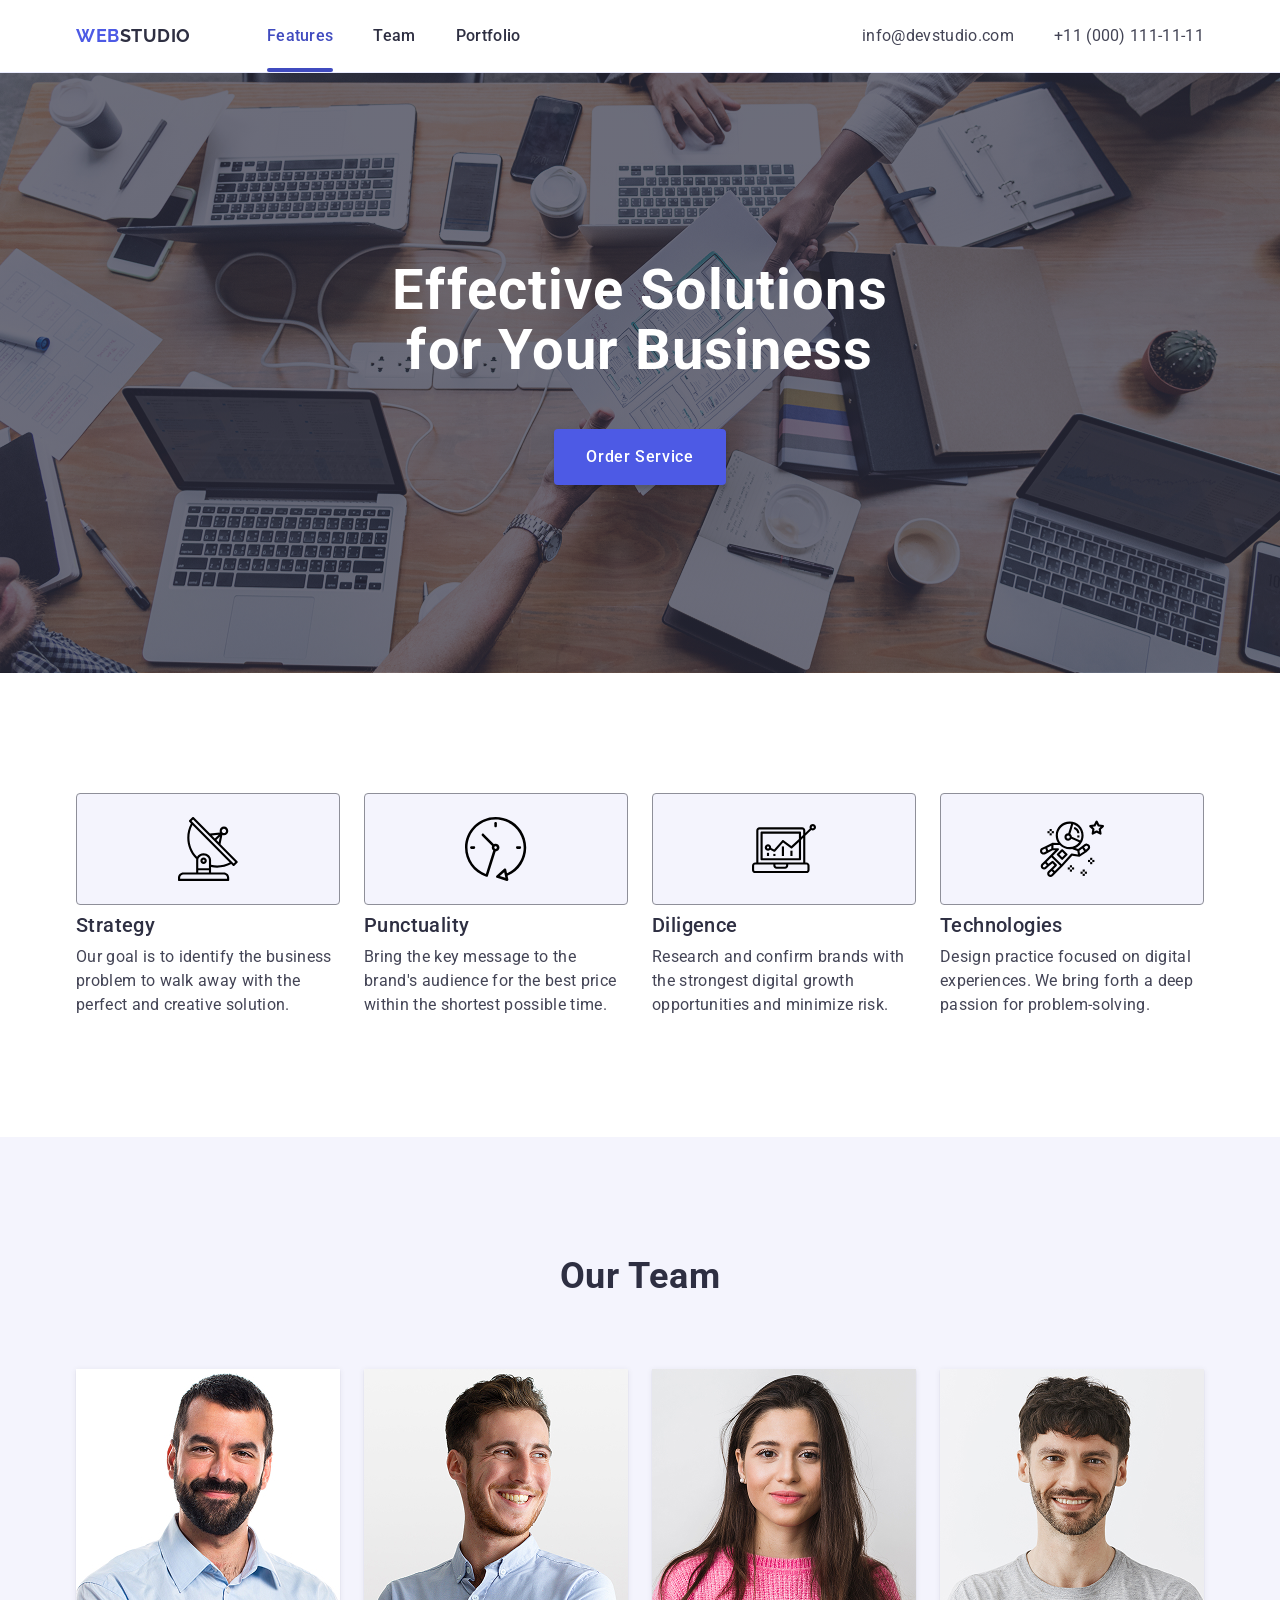
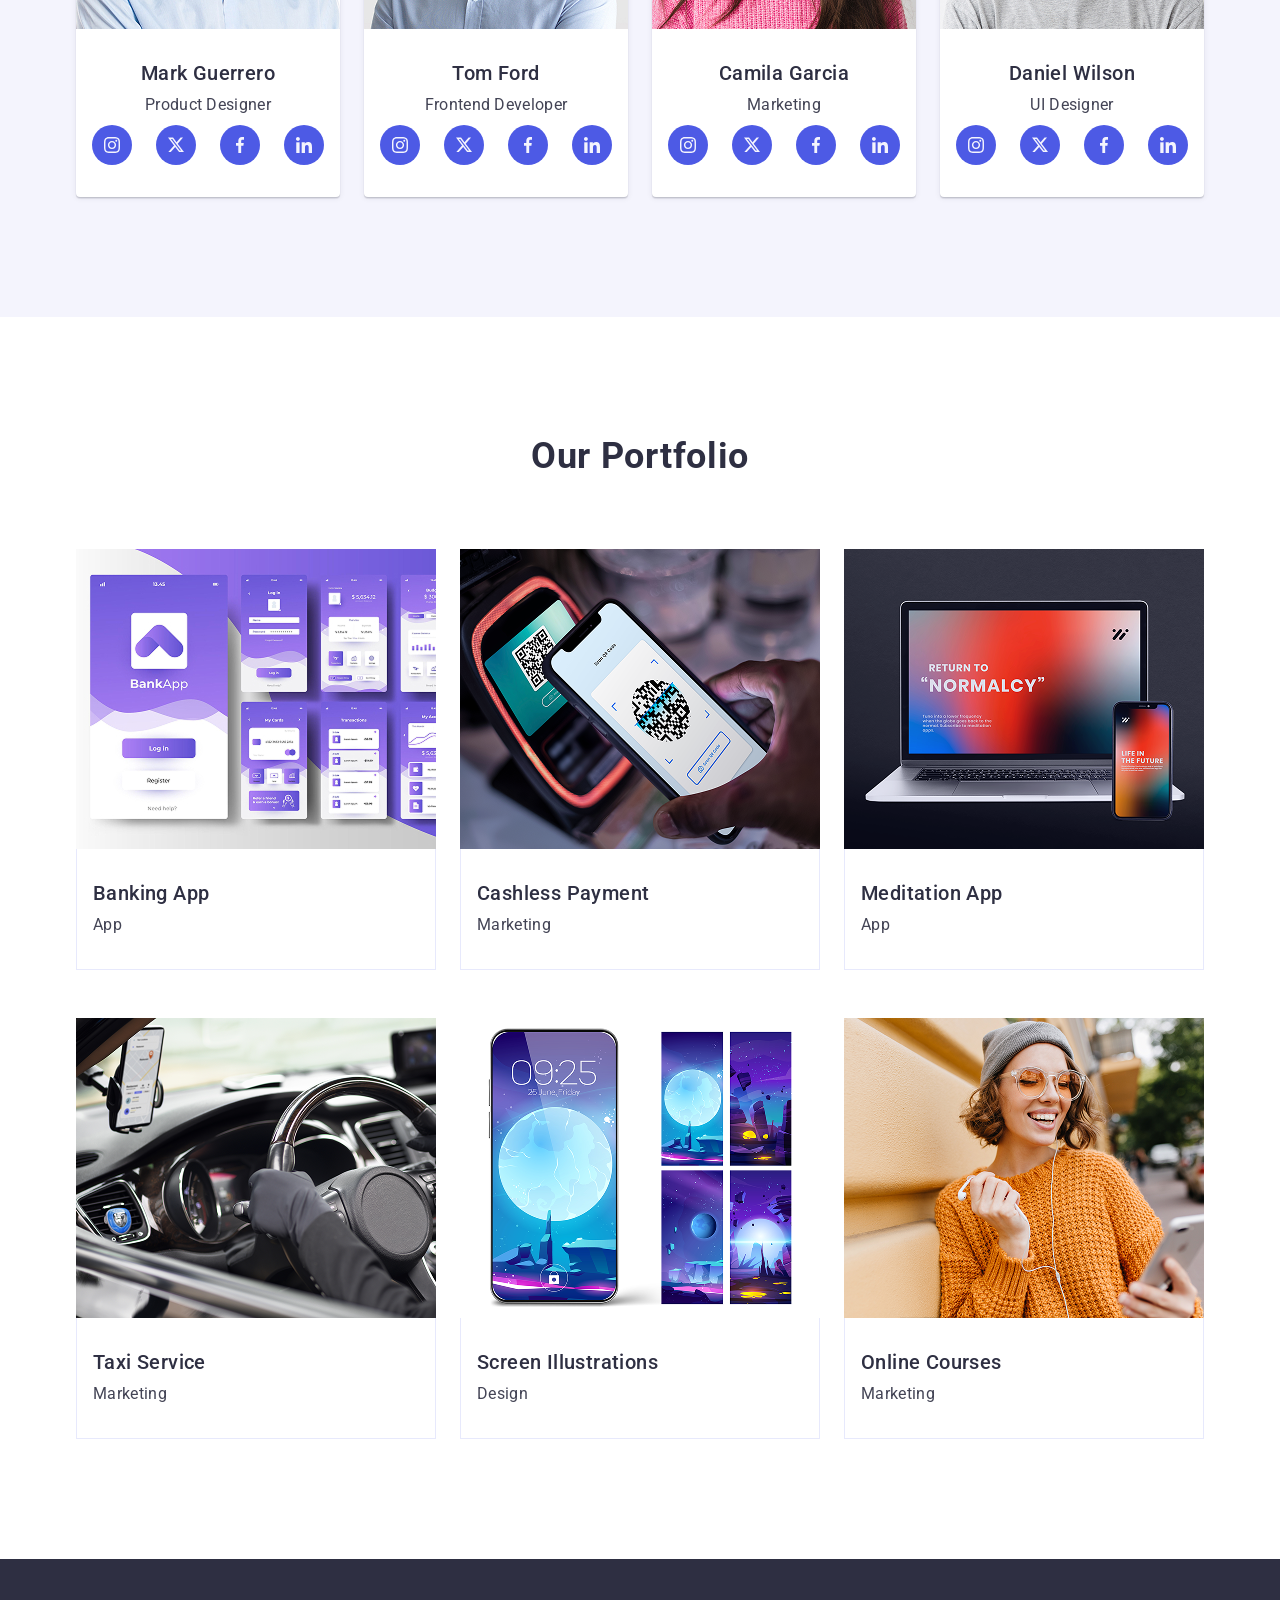
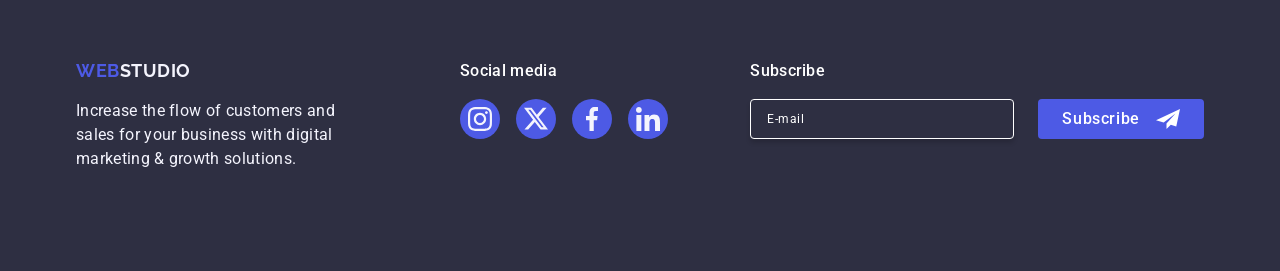
<file: index.html>
<!doctype html>
<html lang="en">
  <head>
    <meta charset="UTF-8" />
    <meta name="viewport" content="width=device-width, initial-scale=1.0" />
    <title>WebStudio</title>
    <link
      rel="stylesheet"
      href="https://cdnjs.cloudflare.com/ajax/libs/modern-normalize/3.0.1/modern-normalize.min.css"
    />
    <link rel="preconnect" href="https://fonts.googleapis.com" />
    <link rel="preconnect" href="https://fonts.gstatic.com" crossorigin />
    <link
      href="https://fonts.googleapis.com/css2?family=Raleway:ital,wght@0,100..900;1,100..900&family=Roboto:ital,wght@0,100..900;1,100..900&display=swap"
      rel="stylesheet"
    />
    <link rel="stylesheet" href="./css/main.css" />
  </head>
  <body>
    <header class="header" id="header">
      <div class="container">
        <a class="logo" href="./index.html"><span>Web</span>Studio</a>

        <nav class="nav">
          <ul class="nav-list">
            <li><a class="nav-link active" href="#features">Features</a></li>
            <li><a class="nav-link" href="#team">Team</a></li>
            <li><a class="nav-link" href="#portfolio">Portfolio</a></li>
          </ul>
        </nav>

        <address class="address">
          <ul class="address-list">
            <li>
              <a class="address-link" href="mailto:info@devstudio.com"
                >info@devstudio.com</a
              >
            </li>
            <li>
              <a class="address-link" href="tel:+110001111111"
                >+11 (000) 111-11-11</a
              >
            </li>
          </ul>
        </address>
      </div>
    </header>

    <main>
      <section class="hero" id="hero">
        <div class="container">
          <h1 class="hero-title">Effective Solutions for Your Business</h1>
          <button type="button" class="btn btn-primary">Order Service</button>
        </div>
      </section>

      <section class="features" id="features">
        <div class="container">
          <h2 class="sr-only">Our features</h2>
          <ul class="features-list">
            <li class="features-item">
              <div class="feature-icon-box">
                <svg class="feature-icon" width="64" height="64">
                  <use href="./images/icons.svg#icon-antena"></use>
                </svg>
              </div>
              <h3 class="feature-title">Strategy</h3>
              <p class="feature-description">
                Our goal is to identify the business problem to walk away with
                the perfect and creative solution.
              </p>
            </li>
            <li class="features-item">
              <div class="feature-icon-box">
                <svg class="feature-icon" width="64" height="64">
                  <use href="./images/icons.svg#icon-clock"></use>
                </svg>
              </div>
              <h3 class="feature-title">Punctuality</h3>
              <p class="feature-description">
                Bring the key message to the brand's audience for the best price
                within the shortest possible time.
              </p>
            </li>
            <li class="features-item">
              <div class="feature-icon-box">
                <svg class="feature-icon" width="64" height="64">
                  <use href="./images/icons.svg#icon-diagram"></use>
                </svg>
              </div>
              <h3 class="feature-title">Diligence</h3>
              <p class="feature-description">
                Research and confirm brands with the strongest digital growth
                opportunities and minimize risk.
              </p>
            </li>
            <li class="features-item">
              <div class="feature-icon-box">
                <svg class="feature-icon" width="64" height="64">
                  <use href="./images/icons.svg#icon-astronaut"></use>
                </svg>
              </div>
              <h3 class="feature-title">Technologies</h3>
              <p class="feature-description">
                Design practice focused on digital experiences. We bring forth a
                deep passion for problem-solving.
              </p>
            </li>
          </ul>
        </div>
      </section>

      <section class="team" id="team">
        <div class="container">
          <h2 class="team-title">Our Team</h2>

          <ul class="team-list">
            <li class="team-item">
              <img
                class="team-member-image"
                src="./images/team-1.jpg"
                alt="Mark Guerrero"
                width="264"
                height="260"
              />
              <div class="team-card-content">
                <h3 class="team-member-name">Mark Guerrero</h3>
                <p class="team-member-position">Product Designer</p>
                <ul class="team-social-list">
                  <li class="team-social-item">
                    <a
                      class="team-social-link"
                      href="https://www.instagram.com/"
                      target="_blank"
                      rel="noopener noreferrer"
                      aria-label="Instagram"
                    >
                      <svg class="team-social-icon" width="16" height="16">
                        <use href="./images/icons.svg#icon-instagram"></use>
                      </svg>
                    </a>
                  </li>
                  <li class="team-social-item">
                    <a
                      class="team-social-link"
                      href="https://twitter.com/"
                      target="_blank"
                      rel="noopener noreferrer"
                      aria-label="Twitter"
                    >
                      <svg class="team-social-icon" width="16" height="16">
                        <use href="./images/icons.svg#icon-twitter"></use>
                      </svg>
                    </a>
                  </li>
                  <li class="team-social-item">
                    <a
                      class="team-social-link"
                      href="https://www.facebook.com/"
                      target="_blank"
                      rel="noopener noreferrer"
                      aria-label="Facebook"
                    >
                      <svg class="team-social-icon" width="16" height="16">
                        <use href="./images/icons.svg#icon-facebook"></use>
                      </svg>
                    </a>
                  </li>
                  <li class="team-social-item">
                    <a
                      class="team-social-link"
                      href="https://www.linkedin.com/"
                      target="_blank"
                      rel="noopener noreferrer"
                      aria-label="LinkedIn"
                    >
                      <svg class="team-social-icon" width="16" height="16">
                        <use href="./images/icons.svg#icon-linkedin"></use>
                      </svg>
                    </a>
                  </li>
                </ul>
              </div>
            </li>

            <li class="team-item">
              <img
                class="team-member-image"
                src="./images/team-2.jpg"
                alt="Tom Ford"
                width="264"
                height="260"
              />
              <div class="team-card-content">
                <h3 class="team-member-name">Tom Ford</h3>
                <p class="team-member-position">Frontend Developer</p>
                <ul class="team-social-list">
                  <li class="team-social-item">
                    <a
                      class="team-social-link"
                      href="https://www.instagram.com/"
                      target="_blank"
                      rel="noopener noreferrer"
                      aria-label="Instagram"
                    >
                      <svg class="team-social-icon" width="16" height="16">
                        <use href="./images/icons.svg#icon-instagram"></use>
                      </svg>
                    </a>
                  </li>
                  <li class="team-social-item">
                    <a
                      class="team-social-link"
                      href="https://twitter.com/"
                      target="_blank"
                      rel="noopener noreferrer"
                      aria-label="Twitter"
                    >
                      <svg class="team-social-icon" width="16" height="16">
                        <use href="./images/icons.svg#icon-twitter"></use>
                      </svg>
                    </a>
                  </li>
                  <li class="team-social-item">
                    <a
                      class="team-social-link"
                      href="https://www.facebook.com/"
                      target="_blank"
                      rel="noopener noreferrer"
                      aria-label="Facebook"
                    >
                      <svg class="team-social-icon" width="16" height="16">
                        <use href="./images/icons.svg#icon-facebook"></use>
                      </svg>
                    </a>
                  </li>
                  <li class="team-social-item">
                    <a
                      class="team-social-link"
                      href="https://www.linkedin.com/"
                      target="_blank"
                      rel="noopener noreferrer"
                      aria-label="LinkedIn"
                    >
                      <svg class="team-social-icon" width="16" height="16">
                        <use href="./images/icons.svg#icon-linkedin"></use>
                      </svg>
                    </a>
                  </li>
                </ul>
              </div>
            </li>

            <li class="team-item">
              <img
                class="team-member-image"
                src="./images/team-3.jpg"
                alt="Camila Garcia"
                width="264"
                height="260"
              />
              <div class="team-card-content">
                <h3 class="team-member-name">Camila Garcia</h3>
                <p class="team-member-position">Marketing</p>
                <ul class="team-social-list">
                  <li class="team-social-item">
                    <a
                      class="team-social-link"
                      href="https://www.instagram.com/"
                      target="_blank"
                      rel="noopener noreferrer"
                      aria-label="Instagram"
                    >
                      <svg class="team-social-icon" width="16" height="16">
                        <use href="./images/icons.svg#icon-instagram"></use>
                      </svg>
                    </a>
                  </li>
                  <li class="team-social-item">
                    <a
                      class="team-social-link"
                      href="https://twitter.com/"
                      target="_blank"
                      rel="noopener noreferrer"
                      aria-label="Twitter"
                    >
                      <svg class="team-social-icon" width="16" height="16">
                        <use href="./images/icons.svg#icon-twitter"></use>
                      </svg>
                    </a>
                  </li>
                  <li class="team-social-item">
                    <a
                      class="team-social-link"
                      href="https://www.facebook.com/"
                      target="_blank"
                      rel="noopener noreferrer"
                      aria-label="Facebook"
                    >
                      <svg class="team-social-icon" width="16" height="16">
                        <use href="./images/icons.svg#icon-facebook"></use>
                      </svg>
                    </a>
                  </li>
                  <li class="team-social-item">
                    <a
                      class="team-social-link"
                      href="https://www.linkedin.com/"
                      target="_blank"
                      rel="noopener noreferrer"
                      aria-label="LinkedIn"
                    >
                      <svg class="team-social-icon" width="16" height="16">
                        <use href="./images/icons.svg#icon-linkedin"></use>
                      </svg>
                    </a>
                  </li>
                </ul>
              </div>
            </li>

            <li class="team-item">
              <img
                class="team-member-image"
                src="./images/team-4.jpg"
                alt="Daniel Wilson"
                width="264"
                height="260"
              />
              <div class="team-card-content">
                <h3 class="team-member-name">Daniel Wilson</h3>
                <p class="team-member-position">UI Designer</p>
                <ul class="team-social-list">
                  <li class="team-social-item">
                    <a
                      class="team-social-link"
                      href="https://www.instagram.com/"
                      target="_blank"
                      rel="noopener noreferrer"
                      aria-label="Instagram"
                    >
                      <svg class="team-social-icon" width="16" height="16">
                        <use href="./images/icons.svg#icon-instagram"></use>
                      </svg>
                    </a>
                  </li>
                  <li class="team-social-item">
                    <a
                      class="team-social-link"
                      href="https://twitter.com/"
                      target="_blank"
                      rel="noopener noreferrer"
                      aria-label="Twitter"
                    >
                      <svg class="team-social-icon" width="16" height="16">
                        <use href="./images/icons.svg#icon-twitter"></use>
                      </svg>
                    </a>
                  </li>
                  <li class="team-social-item">
                    <a
                      class="team-social-link"
                      href="https://www.facebook.com/"
                      target="_blank"
                      rel="noopener noreferrer"
                      aria-label="Facebook"
                    >
                      <svg class="team-social-icon" width="16" height="16">
                        <use href="./images/icons.svg#icon-facebook"></use>
                      </svg>
                    </a>
                  </li>
                  <li class="team-social-item">
                    <a
                      class="team-social-link"
                      href="https://www.linkedin.com/"
                      target="_blank"
                      rel="noopener noreferrer"
                      aria-label="LinkedIn"
                    >
                      <svg class="team-social-icon" width="16" height="16">
                        <use href="./images/icons.svg#icon-linkedin"></use>
                      </svg>
                    </a>
                  </li>
                </ul>
              </div>
            </li>
          </ul>
        </div>
      </section>

      <section class="portfolio" id="portfolio">
        <div class="container">
          <h2 class="portfolio-section-title">Our Portfolio</h2>

          <ul class="portfolio-list">
            <li class="portfolio-item">
              <div class="portfolio-image-wrapper">
                <img
                  src="./images/portfolio-1.jpg"
                  alt="Banking App"
                  width="360"
                  height="300"
                />
                <p class="portfolio-overlay">
                  14 Stylish and User-Friendly App Design Concepts · Task
                  Manager App · Calorie Tracker App · Exotic Fruit Ecommerce App
                  · Cloud Storage App
                </p>
              </div>
              <div class="portfolio-item-content">
                <h3 class="portfolio-item-title">Banking App</h3>
                <p class="portfolio-item-description">App</p>
              </div>
            </li>

            <li class="portfolio-item">
              <div class="portfolio-image-wrapper">
                <img
                  src="./images/portfolio-2.jpg"
                  alt="Cashless Payment"
                  width="360"
                  height="300"
                />
                <p class="portfolio-overlay">
                  14 Stylish and User-Friendly App Design Concepts · Task
                  Manager App · Calorie Tracker App · Exotic Fruit Ecommerce App
                  · Cloud Storage App
                </p>
              </div>
              <div class="portfolio-item-content">
                <h3 class="portfolio-item-title">Cashless Payment</h3>
                <p class="portfolio-item-description">Marketing</p>
              </div>
            </li>

            <li class="portfolio-item">
              <div class="portfolio-image-wrapper">
                <img
                  src="./images/portfolio-3.jpg"
                  alt="Meditation App"
                  width="360"
                  height="300"
                />
                <p class="portfolio-overlay">
                  14 Stylish and User-Friendly App Design Concepts · Task
                  Manager App · Calorie Tracker App · Exotic Fruit Ecommerce App
                  · Cloud Storage App
                </p>
              </div>
              <div class="portfolio-item-content">
                <h3 class="portfolio-item-title">Meditation App</h3>
                <p class="portfolio-item-description">App</p>
              </div>
            </li>

            <li class="portfolio-item">
              <div class="portfolio-image-wrapper">
                <img
                  src="./images/portfolio-4.jpg"
                  alt="Taxi Service"
                  width="360"
                  height="300"
                />
                <p class="portfolio-overlay">
                  14 Stylish and User-Friendly App Design Concepts · Task
                  Manager App · Calorie Tracker App · Exotic Fruit Ecommerce App
                  · Cloud Storage App
                </p>
              </div>
              <div class="portfolio-item-content">
                <h3 class="portfolio-item-title">Taxi Service</h3>
                <p class="portfolio-item-description">Marketing</p>
              </div>
            </li>

            <li class="portfolio-item">
              <div class="portfolio-image-wrapper">
                <img
                  src="./images/portfolio-5.jpg"
                  alt="Screen Illustrations"
                  width="360"
                  height="300"
                />
                <p class="portfolio-overlay">
                  14 Stylish and User-Friendly App Design Concepts · Task
                  Manager App · Calorie Tracker App · Exotic Fruit Ecommerce App
                  · Cloud Storage App
                </p>
              </div>
              <div class="portfolio-item-content">
                <h3 class="portfolio-item-title">Screen Illustrations</h3>
                <p class="portfolio-item-description">Design</p>
              </div>
            </li>

            <li class="portfolio-item">
              <div class="portfolio-image-wrapper">
                <img
                  src="./images/portfolio-6.jpg"
                  alt="Online Courses"
                  width="360"
                  height="300"
                />
                <p class="portfolio-overlay">
                  14 Stylish and User-Friendly App Design Concepts · Task
                  Manager App · Calorie Tracker App · Exotic Fruit Ecommerce App
                  · Cloud Storage App
                </p>
              </div>
              <div class="portfolio-item-content">
                <h3 class="portfolio-item-title">Online Courses</h3>
                <p class="portfolio-item-description">Marketing</p>
              </div>
            </li>
          </ul>
        </div>
      </section>
    </main>

    <footer class="footer" id="footer">
      <div class="container">
        <div class="footer-info">
          <a class="footer-logo" href="./index.html"><span>Web</span>Studio</a>
          <p class="footer-text">
            Increase the flow of customers and sales for your business with
            digital marketing & growth solutions.
          </p>
        </div>
        <div class="footer-social">
          <p class="footer-social-title">Social media</p>
          <ul class="footer-social-list">
            <li class="footer-social-item">
              <a
                class="footer-social-link"
                href="https://www.instagram.com/"
                target="_blank"
                rel="noopener noreferrer"
                aria-label="Instagram"
              >
                <svg class="footer-social-icon" width="24" height="24">
                  <use href="./images/icons.svg#icon-instagram"></use>
                </svg>
              </a>
            </li>
            <li class="footer-social-item">
              <a
                class="footer-social-link"
                href="https://twitter.com/"
                target="_blank"
                rel="noopener noreferrer"
                aria-label="Twitter"
              >
                <svg class="footer-social-icon" width="24" height="24">
                  <use href="./images/icons.svg#icon-twitter"></use>
                </svg>
              </a>
            </li>
            <li class="footer-social-item">
              <a
                class="footer-social-link"
                href="https://www.facebook.com/"
                target="_blank"
                rel="noopener noreferrer"
                aria-label="Facebook"
              >
                <svg class="footer-social-icon" width="24" height="24">
                  <use href="./images/icons.svg#icon-facebook"></use>
                </svg>
              </a>
            </li>
            <li class="footer-social-item">
              <a
                class="footer-social-link"
                href="https://www.linkedin.com/"
                target="_blank"
                rel="noopener noreferrer"
                aria-label="LinkedIn"
              >
                <svg class="footer-social-icon" width="24" height="24">
                  <use href="./images/icons.svg#icon-linkedin"></use>
                </svg>
              </a>
            </li>
          </ul>
        </div>
        <div class="footer-subscribe">
          <p class="footer-subscribe-title">Subscribe</p>
          <form class="footer-subscribe-form">
            <label class="sr-only" for="subscribe-email">E-mail</label>
            <input
              class="footer-subscribe-input"
              id="subscribe-email"
              type="email"
              name="email"
              placeholder="E-mail"
              required
            />
            <button class="footer-subscribe-button" type="submit">
              Subscribe
              <svg
                class="footer-subscribe-icon"
                width="24"
                height="24"
                aria-hidden="true"
              >
                <use href="./images/icons.svg#icon-send"></use>
              </svg>
            </button>
          </form>
        </div>
      </div>
    </footer>

    <div class="backdrop" id="modal">
      <div
        class="modal"
        role="dialog"
        aria-modal="true"
        aria-labelledby="modal-title"
      >
        <button class="modal-close-btn" type="button" aria-label="Close modal">
          <svg class="modal-close-icon" width="8" height="8" aria-hidden="true">
            <use href="./images/icons.svg#icon-close"></use>
          </svg>
        </button>
        <p class="modal-title" id="modal-title">
          Leave your contacts and we will call you back
        </p>
        <form class="modal-form">
          <div class="modal-field">
            <label class="modal-label" for="user-name">Name</label>
            <div class="modal-input-wrap">
              <input
                class="modal-input"
                type="text"
                id="user-name"
                name="user-name"
                required
              />
              <svg
                class="modal-input-icon"
                width="18"
                height="24"
                aria-hidden="true"
              >
                <use href="./images/icons.svg#icon-person"></use>
              </svg>
            </div>
          </div>
          <div class="modal-field">
            <label class="modal-label" for="user-phone">Phone</label>
            <div class="modal-input-wrap">
              <input
                class="modal-input"
                type="tel"
                id="user-phone"
                name="user-phone"
                required
              />
              <svg
                class="modal-input-icon"
                width="18"
                height="24"
                aria-hidden="true"
              >
                <use href="./images/icons.svg#icon-phone"></use>
              </svg>
            </div>
          </div>
          <div class="modal-field">
            <label class="modal-label" for="user-email">Email</label>
            <div class="modal-input-wrap">
              <input
                class="modal-input"
                type="email"
                id="user-email"
                name="user-email"
                required
              />
              <svg
                class="modal-input-icon"
                width="18"
                height="24"
                aria-hidden="true"
              >
                <use href="./images/icons.svg#icon-email"></use>
              </svg>
            </div>
          </div>
          <div class="modal-comment-field">
            <label class="modal-label" for="user-comment">Comment</label>
            <textarea
              class="modal-textarea"
              id="user-comment"
              name="user-comment"
              placeholder="Text input"
            ></textarea>
          </div>
          <div class="modal-checkbox-wrap">
            <input
              class="modal-checkbox sr-only"
              type="checkbox"
              id="user-privacy"
              name="user-privacy"
              value="true"
              required
            />
            <label class="modal-checkbox-label" for="user-privacy">
              <span class="modal-custom-checkbox">
                <svg
                  class="modal-check-icon"
                  width="10"
                  height="8"
                  aria-hidden="true"
                >
                  <use href="./images/icons.svg#icon-checkmark"></use>
                </svg>
              </span>
              <span
                >I accept the terms and conditions of the
                <a class="modal-privacy-link" href="#">Privacy Policy</a></span
              >
            </label>
          </div>
          <button class="modal-send-btn" type="submit">Send</button>
        </form>
      </div>
    </div>
  </body>
</html>
</file>
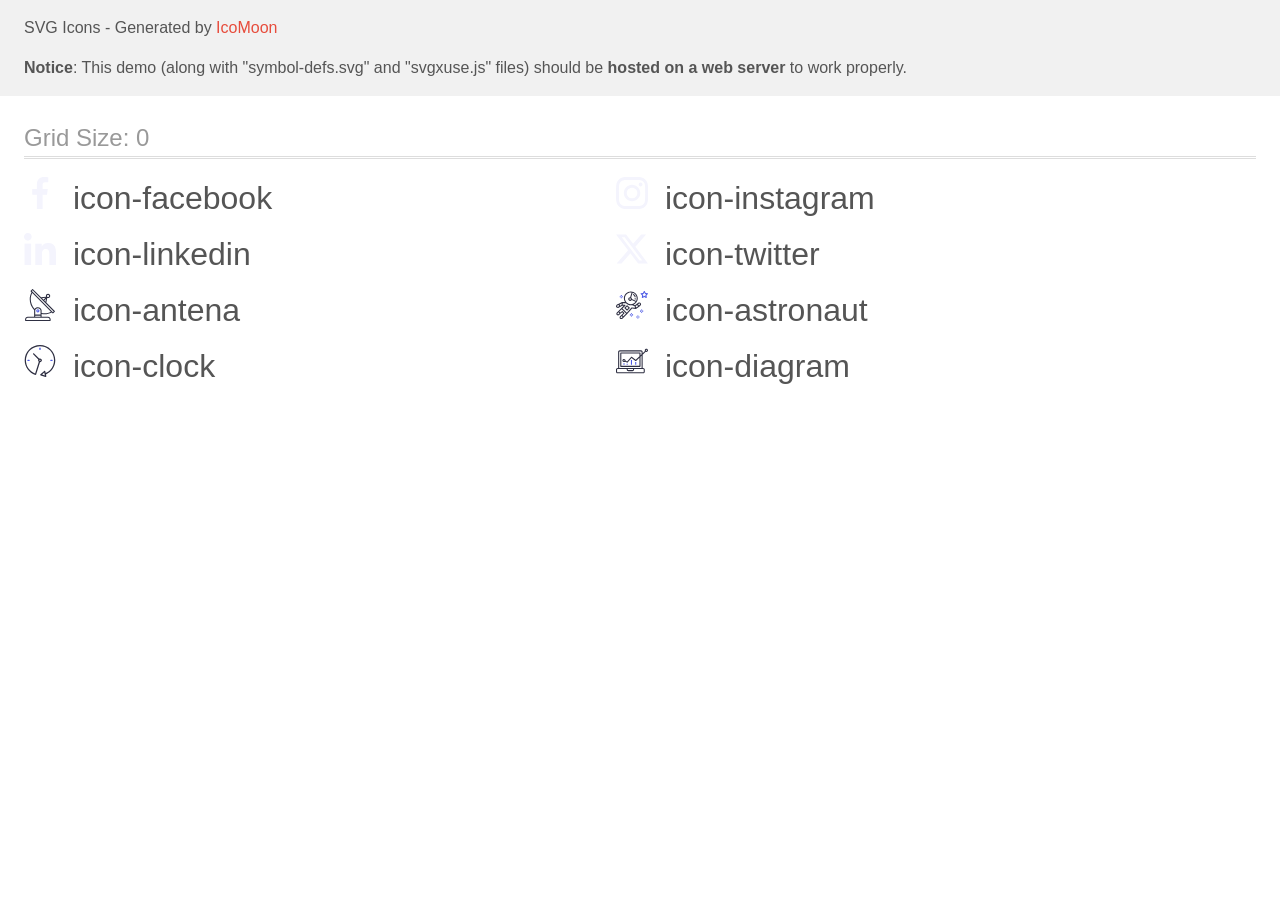
<file: IcoMoon/sprite-export/icomoon/demo-external-svg.html>
<!doctype html>
<html>
<head>
    <title>IcoMoon - SVG Icons</title>
    <meta charset="utf-8">
    <meta name="viewport" content="width=device-width, initial-scale=1">
    <link rel="stylesheet" href="demo-files/demo.css">
    <link rel="stylesheet" href="style.css">
</head>
<body>
<header class="bgc1 clearfix">
<div class="mhl">
    <p>SVG Icons - Generated by <a href="https://icomoon.io/app">IcoMoon</a></p><p><strong>Notice</strong>: This demo (along with "symbol-defs.svg" and "svgxuse.js" files) should be <b>hosted on a web server</b> to work properly.</p>
</div>
</header>
    <div class="clearfix mhl ptl">
        <h1 class="mvm mtn fgc1">Grid Size: 0</h1>
        <div class="glyph fs1">
            <div class="clearfix pbs">
                <svg class="icon icon-facebook"><use xlink:href="symbol-defs.svg#icon-facebook"></use></svg><span class="name"> icon-facebook</span>
            </div>
        </div>
        <div class="glyph fs1">
            <div class="clearfix pbs">
                <svg class="icon icon-instagram"><use xlink:href="symbol-defs.svg#icon-instagram"></use></svg><span class="name"> icon-instagram</span>
            </div>
        </div>
        <div class="glyph fs1">
            <div class="clearfix pbs">
                <svg class="icon icon-linkedin"><use xlink:href="symbol-defs.svg#icon-linkedin"></use></svg><span class="name"> icon-linkedin</span>
            </div>
        </div>
        <div class="glyph fs1">
            <div class="clearfix pbs">
                <svg class="icon icon-twitter"><use xlink:href="symbol-defs.svg#icon-twitter"></use></svg><span class="name"> icon-twitter</span>
            </div>
        </div>
        <div class="glyph fs1">
            <div class="clearfix pbs">
                <svg class="icon icon-antena"><use xlink:href="symbol-defs.svg#icon-antena"></use></svg><span class="name"> icon-antena</span>
            </div>
        </div>
        <div class="glyph fs1">
            <div class="clearfix pbs">
                <svg class="icon icon-astronaut"><use xlink:href="symbol-defs.svg#icon-astronaut"></use></svg><span class="name"> icon-astronaut</span>
            </div>
        </div>
        <div class="glyph fs1">
            <div class="clearfix pbs">
                <svg class="icon icon-clock"><use xlink:href="symbol-defs.svg#icon-clock"></use></svg><span class="name"> icon-clock</span>
            </div>
        </div>
        <div class="glyph fs1">
            <div class="clearfix pbs">
                <svg class="icon icon-diagram"><use xlink:href="symbol-defs.svg#icon-diagram"></use></svg><span class="name"> icon-diagram</span>
            </div>
        </div>
  </div>
<script defer src="svgxuse.js"></script>
</body>
</html>
</file>
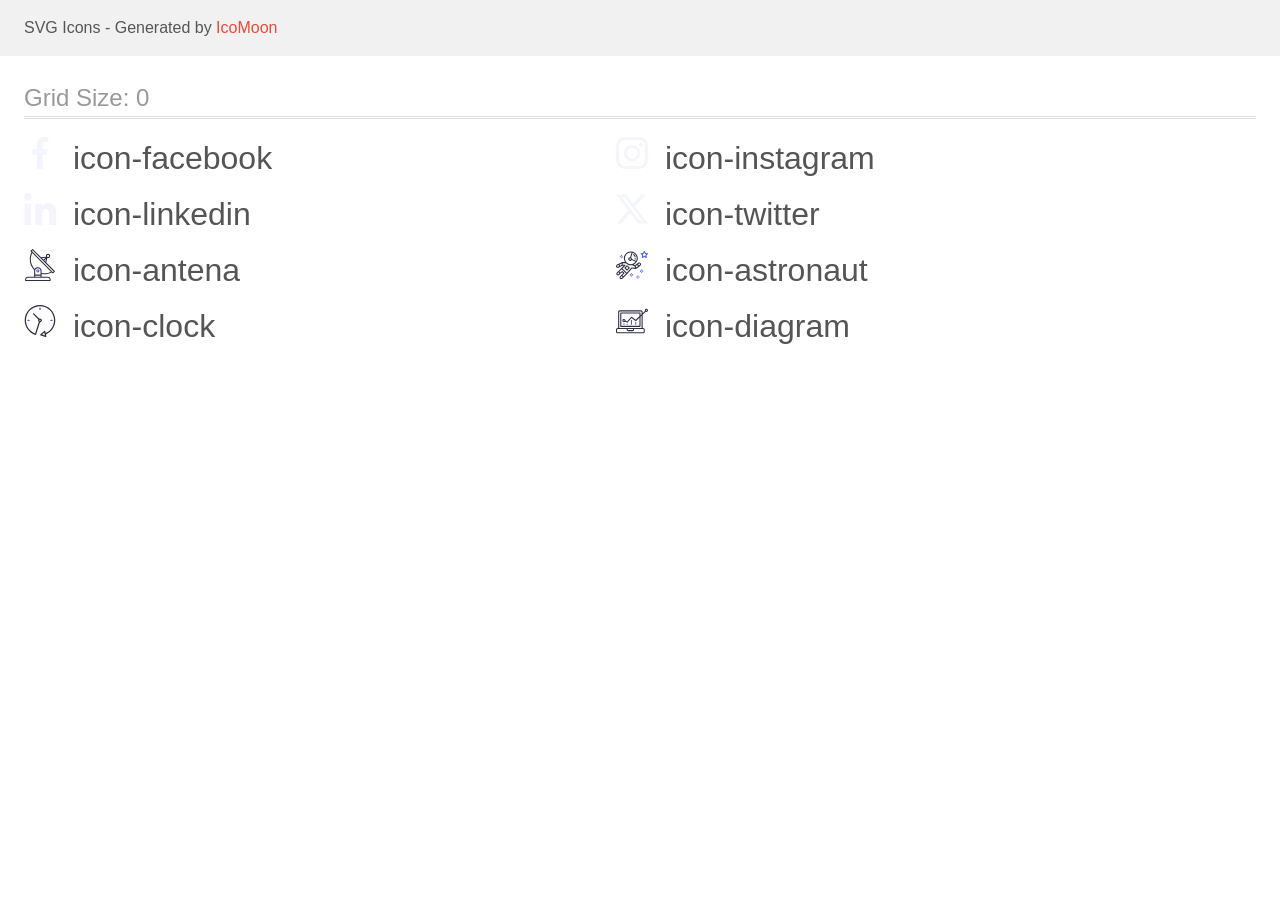
<file: IcoMoon/sprite-export/icomoon/demo.html>
<!doctype html>
<html>
<head>
    <title>IcoMoon - SVG Icons</title>
    <meta charset="utf-8">
    <meta name="viewport" content="width=device-width, initial-scale=1">
    <link rel="stylesheet" href="demo-files/demo.css">
    <link rel="stylesheet" href="style.css">
</head>
<body>
<svg aria-hidden="true" style="position: absolute; width: 0; height: 0; overflow: hidden;" version="1.1" xmlns="http://www.w3.org/2000/svg" xmlns:xlink="http://www.w3.org/1999/xlink">
<defs>
<symbol id="icon-facebook" viewBox="0 0 32 32">
<path fill="#f4f4fd" style="fill: var(--color1, #f4f4fd)" d="M21.329 5.313h2.921v-5.088c-0.504-0.069-2.237-0.225-4.256-0.225-4.212 0-7.097 2.649-7.097 7.519v4.481h-4.648v5.688h4.648v14.312h5.699v-14.311h4.46l0.708-5.688h-5.169v-3.919c0.001-1.644 0.444-2.769 2.735-2.769v0z"></path>
</symbol>
<symbol id="icon-instagram" viewBox="0 0 32 32">
<path fill="#f4f4fd" style="fill: var(--color1, #f4f4fd)" d="M31.969 9.408c-0.075-1.7-0.35-2.869-0.744-3.882-0.406-1.075-1.031-2.038-1.85-2.838-0.8-0.813-1.769-1.444-2.832-1.844-1.019-0.394-2.182-0.669-3.882-0.744-1.713-0.081-2.257-0.1-6.601-0.1s-4.888 0.019-6.595 0.094c-1.7 0.075-2.869 0.35-3.882 0.744-1.075 0.406-2.038 1.031-2.838 1.85-0.813 0.8-1.444 1.769-1.844 2.832-0.394 1.019-0.669 2.182-0.744 3.882-0.081 1.713-0.1 2.257-0.1 6.601s0.019 4.888 0.094 6.595c0.075 1.7 0.35 2.869 0.744 3.882 0.406 1.075 1.038 2.038 1.85 2.838 0.8 0.813 1.769 1.444 2.832 1.844 1.019 0.394 2.182 0.669 3.882 0.744 1.706 0.075 2.25 0.094 6.595 0.094s4.888-0.019 6.595-0.094c1.7-0.075 2.869-0.35 3.882-0.744 2.151-0.832 3.851-2.532 4.682-4.682 0.394-1.019 0.669-2.182 0.744-3.882 0.075-1.707 0.094-2.25 0.094-6.595s-0.006-4.888-0.081-6.595zM29.087 22.473c-0.069 1.563-0.331 2.407-0.55 2.969-0.538 1.394-1.644 2.501-3.038 3.038-0.563 0.219-1.413 0.481-2.969 0.55-1.688 0.075-2.194 0.094-6.464 0.094s-4.782-0.019-6.464-0.094c-1.563-0.069-2.407-0.331-2.969-0.55-0.694-0.256-1.325-0.663-1.838-1.194-0.531-0.519-0.938-1.144-1.194-1.838-0.219-0.563-0.481-1.413-0.55-2.969-0.075-1.688-0.094-2.194-0.094-6.464s0.019-4.782 0.094-6.464c0.069-1.563 0.331-2.407 0.55-2.969 0.256-0.694 0.663-1.325 1.2-1.838 0.519-0.531 1.144-0.938 1.838-1.194 0.563-0.219 1.413-0.481 2.969-0.55 1.688-0.075 2.194-0.094 6.464-0.094 4.276 0 4.782 0.019 6.464 0.094 1.563 0.069 2.407 0.331 2.969 0.55 0.694 0.256 1.325 0.662 1.838 1.194 0.531 0.519 0.938 1.144 1.194 1.838 0.219 0.563 0.481 1.413 0.55 2.969 0.075 1.688 0.094 2.194 0.094 6.464s-0.019 4.77-0.094 6.458z"></path>
<path fill="#f4f4fd" style="fill: var(--color1, #f4f4fd)" d="M16.059 7.783c-4.538 0-8.22 3.682-8.22 8.22s3.682 8.22 8.22 8.22c4.538 0 8.22-3.682 8.22-8.22s-3.682-8.22-8.22-8.22zM16.059 21.335c-2.944 0-5.332-2.388-5.332-5.332s2.388-5.332 5.332-5.332c2.944 0 5.332 2.388 5.332 5.332s-2.388 5.332-5.332 5.332z"></path>
<path fill="#f4f4fd" style="fill: var(--color1, #f4f4fd)" d="M26.524 7.458c0 1.060-0.859 1.919-1.919 1.919s-1.919-0.859-1.919-1.919c0-1.060 0.859-1.919 1.919-1.919s1.919 0.859 1.919 1.919z"></path>
</symbol>
<symbol id="icon-linkedin" viewBox="0 0 32 32">
<path fill="#f4f4fd" style="fill: var(--color1, #f4f4fd)" d="M31.992 32l0.008-0.001v-11.736c0-5.741-1.236-10.164-7.948-10.164-3.227 0-5.392 1.771-6.276 3.449h-0.093v-2.913h-6.364v21.364h6.627v-10.579c0-2.785 0.528-5.479 3.977-5.479 3.399 0 3.449 3.179 3.449 5.657v10.401h6.62z"></path>
<path fill="#f4f4fd" style="fill: var(--color1, #f4f4fd)" d="M0.528 10.636h6.635v21.364h-6.635v-21.364z"></path>
<path fill="#f4f4fd" style="fill: var(--color1, #f4f4fd)" d="M3.843 0c-2.121 0-3.843 1.721-3.843 3.843s1.721 3.879 3.843 3.879c2.121 0 3.843-1.757 3.843-3.879-0.001-2.121-1.723-3.843-3.843-3.843z"></path>
</symbol>
<symbol id="icon-twitter" viewBox="0 0 32 32">
<path fill="#f4f4fd" style="fill: var(--color1, #f4f4fd)" d="M25.2 1.5h4.908l-10.72 12.284 12.612 16.716h-9.874l-7.734-10.14-8.85 10.14h-4.91l11.466-13.14-12.098-15.86h10.126l6.99 9.266 8.084-9.266zM23.48 27.556h2.72l-17.554-23.266h-2.916l17.75 23.266z"></path>
</symbol>
<symbol id="icon-antena" viewBox="0 0 32 32">
<path fill="#2e2f42" style="fill: var(--color2, #2e2f42)" d="M30.773 22.098l-8.443-8.505 0.937-4.615c0.242 0.094 0.499 0.144 0.758 0.146h0.006c1.192 0.014 2.17-0.941 2.184-2.133s-0.941-2.17-2.133-2.184c-1.192-0.014-2.17 0.941-2.184 2.133-0.003 0.255 0.039 0.509 0.125 0.749l-4.96 0.605-8.091-8.133c-0.099-0.101-0.235-0.159-0.377-0.16-0.14 0.001-0.274 0.056-0.373 0.155l-1.513 1.504c-0.208 0.208-0.208 0.546 0 0.754l0.814 0.826c-3.153 5.798-2.129 12.978 2.519 17.663 0.043 0.041 0.092 0.074 0.146 0.098-0.034 0.18-0.051 0.364-0.052 0.547v6.187h-6.4c-1.472 0.002-2.665 1.195-2.667 2.667v1.067c0 0.295 0.239 0.533 0.533 0.533h24.533c0.295 0 0.533-0.239 0.533-0.533v-1.067c-0.002-1.472-1.195-2.665-2.667-2.667h-6.4v-2.742c1.003 0.21 2.024 0.317 3.049 0.32 2.458-0.003 4.877-0.615 7.040-1.783l0.818 0.823c0.099 0.101 0.235 0.159 0.377 0.16 0.14-0.001 0.274-0.056 0.373-0.155l1.513-1.504c0.208-0.208 0.208-0.546 0-0.754zM23.28 6.233c0.418-0.415 1.093-0.414 1.509 0.004s0.414 1.093-0.004 1.508c-0.2 0.199-0.47 0.31-0.752 0.31h-0.003c-0.589-0.003-1.064-0.483-1.061-1.072 0.002-0.282 0.115-0.552 0.314-0.751h-0.002zM22.024 9.738l-0.598 2.946-1.175-1.182 1.774-1.763zM21.419 8.836l-1.92 1.909-1.485-1.493 3.405-0.415zM24.004 28.8c0.884 0 1.6 0.716 1.6 1.6v0.533h-23.467v-0.533c0-0.884 0.716-1.6 1.6-1.6h20.267zM16.537 26.667v1.067h-5.333v-1.067h5.333zM11.204 25.6v-4.053c0-1.294 1.196-2.347 2.667-2.347s2.667 1.053 2.667 2.347v4.053h-5.333zM17.604 23.904v-2.357c0-1.882-1.675-3.413-3.733-3.413-1.331-0.020-2.576 0.657-3.281 1.786-4.058-4.274-4.971-10.645-2.279-15.887l18.602 18.708c-2.872 1.461-6.165 1.873-9.309 1.163zM28.893 23.22l-21.057-21.181 0.755-0.752 7.935 7.98c0.004 0 0.006 0.007 0.010 0.010l13.115 13.191-0.757 0.752z"></path>
<path fill="#4d5ae5" style="fill: var(--color3, #4d5ae5)" d="M13.876 20.267h-0.005c-0.884-0.001-1.601 0.714-1.602 1.598s0.714 1.601 1.598 1.602h0.005c0.884 0.001 1.601-0.714 1.602-1.598s-0.714-1.601-1.598-1.602zM14.249 22.245c-0.1 0.1-0.236 0.156-0.378 0.155-0.295-0.002-0.532-0.242-0.531-0.536 0.001-0.141 0.057-0.276 0.157-0.375s0.233-0.154 0.373-0.155c0.295 0.002 0.532 0.241 0.531 0.536-0.001 0.141-0.057 0.276-0.157 0.375h0.005z"></path>
</symbol>
<symbol id="icon-astronaut" viewBox="0 0 32 32">
<path fill="#4d5ae5" style="fill: var(--color3, #4d5ae5)" d="M31.974 4.524c-0.063-0.193-0.229-0.333-0.43-0.363l-1.91-0.278-0.855-1.731c-0.179-0.365-0.777-0.365-0.956 0l-0.855 1.731-1.91 0.278c-0.201 0.029-0.367 0.17-0.431 0.363-0.062 0.193-0.011 0.405 0.135 0.547l1.383 1.348-0.326 1.903c-0.034 0.2 0.048 0.402 0.212 0.522 0.166 0.121 0.382 0.135 0.562 0.040l1.709-0.899 1.709 0.899c0.078 0.041 0.164 0.061 0.249 0.061 0.11 0 0.221-0.034 0.314-0.102 0.164-0.119 0.246-0.322 0.212-0.522l-0.326-1.903 1.383-1.348c0.145-0.142 0.197-0.354 0.135-0.547zM29.511 5.851c-0.125 0.122-0.183 0.299-0.153 0.472l0.191 1.114-1-0.526c-0.078-0.041-0.163-0.061-0.249-0.061s-0.17 0.020-0.249 0.061l-1.001 0.526 0.191-1.114c0.030-0.173-0.028-0.349-0.153-0.472l-0.81-0.789 1.119-0.163c0.174-0.025 0.324-0.134 0.402-0.292l0.5-1.013 0.5 1.013c0.078 0.157 0.228 0.267 0.402 0.292l1.119 0.163-0.809 0.789z"></path>
<path fill="#4d5ae5" style="fill: var(--color3, #4d5ae5)" d="M26.133 20.522h-1.067v1.067h1.067v-1.067z"></path>
<path fill="#4d5ae5" style="fill: var(--color3, #4d5ae5)" d="M26.133 22.656h-1.067v1.067h1.067v-1.067z"></path>
<path fill="#4d5ae5" style="fill: var(--color3, #4d5ae5)" d="M27.2 21.589h-1.067v1.067h1.067v-1.067z"></path>
<path fill="#4d5ae5" style="fill: var(--color3, #4d5ae5)" d="M25.067 21.589h-1.067v1.067h1.067v-1.067z"></path>
<path fill="#4d5ae5" style="fill: var(--color3, #4d5ae5)" d="M22.4 26.389h-1.067v1.067h1.067v-1.067z"></path>
<path fill="#4d5ae5" style="fill: var(--color3, #4d5ae5)" d="M22.4 28.522h-1.067v1.067h1.067v-1.067z"></path>
<path fill="#4d5ae5" style="fill: var(--color3, #4d5ae5)" d="M23.467 27.456l-1.067-0v1.067l1.067 0v-1.067z"></path>
<path fill="#4d5ae5" style="fill: var(--color3, #4d5ae5)" d="M21.333 27.456l-1.067 0v1.067l1.067-0v-1.067z"></path>
<path fill="#4d5ae5" style="fill: var(--color3, #4d5ae5)" d="M16 24.256h-1.067v1.067h1.067v-1.067z"></path>
<path fill="#4d5ae5" style="fill: var(--color3, #4d5ae5)" d="M16 26.389h-1.067v1.067h1.067v-1.067z"></path>
<path fill="#4d5ae5" style="fill: var(--color3, #4d5ae5)" d="M17.067 25.322l-1.067 0v1.067l1.067-0v-1.067z"></path>
<path fill="#4d5ae5" style="fill: var(--color3, #4d5ae5)" d="M14.933 25.322l-1.067-0v1.067l1.067 0v-1.067z"></path>
<path fill="#4d5ae5" style="fill: var(--color3, #4d5ae5)" d="M5.867 6.122h-1.067v1.067h1.067v-1.067z"></path>
<path fill="#4d5ae5" style="fill: var(--color3, #4d5ae5)" d="M5.867 8.255h-1.067v1.067h1.067v-1.067z"></path>
<path fill="#4d5ae5" style="fill: var(--color3, #4d5ae5)" d="M6.933 7.189h-1.067v1.067l1.067 0v-1.067z"></path>
<path fill="#4d5ae5" style="fill: var(--color3, #4d5ae5)" d="M4.8 7.189h-1.067v1.067l1.067-0v-1.067z"></path>
<path fill="#2e2f42" style="fill: var(--color2, #2e2f42)" d="M24.715 14.159c-0.287-0.388-0.709-0.637-1.188-0.705-0.481-0.068-0.956 0.058-1.34 0.352l-1.252 0.96-1.898 1.417-1.358-0.541c2.421-1.086 4.114-3.508 4.114-6.32 0-3.823-3.123-6.933-6.961-6.933s-6.961 3.11-6.961 6.933c0 1.386 0.414 2.674 1.12 3.758l-2.764-0.024c-0.002 0-0.003 0-0.005 0-0.009 0-0.015 0.004-0.023 0.005-0.053 0.002-0.105 0.013-0.155 0.031-0.013 0.005-0.026 0.008-0.038 0.013-0.006 0.003-0.013 0.003-0.019 0.006l-3.233 1.596c-0.001 0-0.001 0-0.001 0.001l-1.893 0.911c-0.021 0.009-0.042 0.021-0.063 0.035-0.755 0.502-1.012 1.489-0.598 2.295 0.22 0.429 0.595 0.745 1.056 0.889 0.178 0.055 0.359 0.083 0.539 0.083 0.29 0 0.577-0.071 0.839-0.211l1.388-0.738 2.264-1.169 1.357-0.008-5.442 5.416c-0.001 0.001-0.001 0.001-0.002 0.001l-1.339 1.333c-0.316 0.315-0.49 0.732-0.49 1.178s0.174 0.863 0.49 1.179c0.325 0.323 0.752 0.485 1.179 0.485s0.854-0.162 1.18-0.485l1.314-1.309 1.741-1.3 0.901 0.897-1.762 1.754c-0 0.001-0.001 0.001-0.002 0.001l-1.339 1.333c-0.316 0.315-0.49 0.732-0.49 1.178s0.174 0.863 0.49 1.179c0.325 0.323 0.753 0.485 1.18 0.485s0.855-0.162 1.18-0.485l3.482-3.467c0.001-0.001 0.001-0.001 0.001-0.002l1.010-1-0.004-0.004c0.006-0.006 0.015-0.009 0.022-0.015l5.166-5.658 3.471 0.494c0.025 0.004 0.050 0.005 0.075 0.005 0.065 0 0.127-0.015 0.187-0.038 0.018-0.006 0.033-0.015 0.050-0.023 0.019-0.010 0.039-0.015 0.058-0.027l3.213-2.133c0.012-0.008 0.018-0.021 0.029-0.029 0.013-0.010 0.029-0.014 0.041-0.026l1.271-1.191c0.662-0.62 0.753-1.635 0.212-2.362zM2.13 17.77c-0.173 0.093-0.37 0.111-0.558 0.052-0.187-0.058-0.338-0.186-0.427-0.358-0.161-0.314-0.068-0.695 0.214-0.902l1.314-0.632 0.449 1.313-0.992 0.527zM5.628 15.942l-1.548 0.8-0.439-1.283 2.027-1.001-0.040 1.484zM20.727 9.322c0 0.918-0.219 1.785-0.599 2.559l-4.181-1.899c-0.044-0.573-0.341-1.075-0.788-1.388l1.464-4.86c2.378 0.756 4.105 2.974 4.105 5.588zM8.938 9.322c0-3.235 2.644-5.867 5.894-5.867 0.253 0 0.5 0.021 0.745 0.052l-1.432 4.754c-0.019-0.001-0.037-0.006-0.057-0.006-1.033 0-1.873 0.837-1.873 1.867s0.84 1.867 1.873 1.867c0.694 0 1.294-0.383 1.618-0.945l3.862 1.755c-1.075 1.446-2.795 2.39-4.737 2.39-3.25 0-5.894-2.632-5.894-5.867zM14.894 10.122c0 0.441-0.362 0.8-0.806 0.8s-0.806-0.359-0.806-0.8c0-0.441 0.362-0.8 0.806-0.8s0.806 0.359 0.806 0.8zM2.465 25.146c-0.236 0.234-0.619 0.234-0.854 0.001-0.114-0.114-0.176-0.263-0.176-0.423s0.062-0.309 0.176-0.421l0.962-0.958 0.851 0.848-0.959 0.955zM5.679 28.88c-0.236 0.234-0.619 0.235-0.855 0.001-0.114-0.114-0.176-0.263-0.176-0.423s0.062-0.309 0.176-0.421l0.963-0.959 0.852 0.848-0.96 0.955zM9.16 25.411c-0.001 0-0.001 0-0.002 0.001l-1.765 1.76-0.852-0.848 1.763-1.755c0 0 0 0 0-0s0.001-0.001 0.002-0.001c0.040-0.040 0.065-0.088 0.090-0.135 0.007-0.014 0.020-0.026 0.026-0.040 0.017-0.041 0.019-0.085 0.026-0.129 0.003-0.025 0.014-0.047 0.014-0.073 0-0.036-0.013-0.070-0.020-0.106-0.006-0.032-0.006-0.065-0.019-0.095-0.020-0.050-0.055-0.094-0.091-0.138-0.010-0.012-0.014-0.027-0.025-0.038 0 0 0 0-0.001 0s-0.001-0.002-0.001-0.002l-1.607-1.6c-0.017-0.017-0.039-0.024-0.058-0.038-0.028-0.022-0.055-0.042-0.087-0.058-0.030-0.015-0.061-0.024-0.093-0.033-0.034-0.010-0.067-0.017-0.103-0.020-0.033-0.002-0.063 0.001-0.095 0.005-0.036 0.004-0.069 0.009-0.104 0.020-0.034 0.011-0.063 0.027-0.094 0.045-0.020 0.011-0.042 0.015-0.061 0.029l-1.773 1.324-0.901-0.897 2.399-2.386 4.361 4.289-0.928 0.919zM15.979 18.394c-0.015-0.002-0.030 0.004-0.045 0.003-0.039-0.002-0.076 0.001-0.115 0.007-0.030 0.005-0.059 0.011-0.088 0.021-0.034 0.012-0.065 0.028-0.097 0.047-0.030 0.018-0.057 0.037-0.083 0.061-0.013 0.011-0.028 0.017-0.040 0.029l-4.698 5.146-4.328-4.257 2.833-2.818c0.209-0.208 0.21-0.546 0.002-0.755-0.105-0.105-0.243-0.157-0.381-0.156l-2.219 0.013 0.028-1.607 3.104 0.027c1.265 1.294 3.029 2.101 4.981 2.101 0.437 0 0.864-0.045 1.279-0.123 0.040 0.032 0.079 0.065 0.13 0.085l2.41 0.96 0.331 1.644-3.003-0.427zM20.020 18.572l-0.313-1.558 1.446-1.080 0.947 1.257-2.080 1.381zM23.774 15.741l-0.838 0.785-0.931-1.236 0.831-0.637c0.155-0.119 0.351-0.168 0.543-0.143 0.193 0.027 0.364 0.128 0.48 0.284 0.217 0.292 0.18 0.699-0.085 0.947z"></path>
<path fill="#2e2f42" style="fill: var(--color2, #2e2f42)" d="M13.602 18.544l-2.143-2.133c-0.207-0.207-0.545-0.207-0.753 0l-2.142 2.133c-0.1 0.101-0.157 0.236-0.157 0.378s0.056 0.278 0.157 0.378l2.142 2.133c0.104 0.103 0.241 0.155 0.377 0.155s0.273-0.052 0.376-0.155l2.143-2.133c0.1-0.1 0.157-0.236 0.157-0.378s-0.057-0.278-0.157-0.378zM11.083 20.303l-1.387-1.381 1.387-1.381 1.387 1.381-1.387 1.381z"></path>
<path fill="#2e2f42" style="fill: var(--color2, #2e2f42)" d="M17.164 5.071l-0.258 1.036c0.071 0.018 1.738 0.452 1.738 2.149h1.067c-0-2.017-1.666-2.965-2.547-3.185z"></path>
<path fill="#2e2f42" style="fill: var(--color2, #2e2f42)" d="M19.711 9.322h-1.067v1.067h1.067v-1.067z"></path>
</symbol>
<symbol id="icon-clock" viewBox="0 0 32 32">
<path fill="#2e2f42" style="fill: var(--color2, #2e2f42)" d="M31.297 15.301c-0.002-8.452-6.855-15.303-15.308-15.301s-15.303 6.855-15.301 15.308c0.001 6.658 4.307 12.551 10.649 14.576 0.060 0.019 0.123 0.029 0.187 0.029 0.121-0 0.239-0.032 0.342-0.094 0.135-0.080 0.236-0.207 0.283-0.356l3.865-12.25c1.057-0.005 1.909-0.866 1.903-1.923s-0.866-1.909-1.923-1.903c-0.284 0.001-0.565 0.067-0.82 0.191l-5.106-5.107c-0.253-0.245-0.657-0.238-0.902 0.016-0.239 0.247-0.239 0.639 0 0.886l5.103 5.109c-0.392 0.799-0.168 1.764 0.536 2.309l-3.683 11.673c-7.278-2.681-11.004-10.754-8.323-18.032s10.754-11.004 18.032-8.323c7.278 2.681 11.004 10.754 8.323 18.032-1.31 3.556-4.001 6.431-7.462 7.973l-0.398-1.874c-0.073-0.345-0.411-0.565-0.756-0.492-0.109 0.023-0.209 0.074-0.292 0.148l-3.837 3.426c-0.263 0.234-0.287 0.637-0.052 0.9 0.076 0.085 0.174 0.149 0.283 0.184l4.899 1.564c0.335 0.108 0.694-0.077 0.802-0.412 0.034-0.106 0.040-0.219 0.017-0.328l-0.391-1.839c5.664-2.388 9.342-7.942 9.329-14.089zM15.992 14.664c0.352 0 0.638 0.286 0.638 0.638s-0.286 0.638-0.638 0.638c-0.352 0-0.638-0.285-0.638-0.638s0.285-0.638 0.638-0.638zM18.093 29.528l2.184-1.948 0.603 2.84-2.787-0.892z"></path>
<path fill="#4d5ae5" style="fill: var(--color3, #4d5ae5)" d="M15.354 3.185v1.275c0 0.352 0.285 0.638 0.638 0.638s0.638-0.285 0.638-0.638v-1.275c0-0.352-0.286-0.638-0.638-0.638s-0.638 0.286-0.638 0.638z"></path>
<path fill="#4d5ae5" style="fill: var(--color3, #4d5ae5)" d="M3.876 14.664c-0.352 0-0.638 0.286-0.638 0.638s0.285 0.638 0.638 0.638h1.275c0.352 0 0.638-0.285 0.638-0.638s-0.285-0.638-0.638-0.638h-1.275z"></path>
<path fill="#4d5ae5" style="fill: var(--color3, #4d5ae5)" d="M28.108 15.939c0.352 0 0.638-0.285 0.638-0.638s-0.285-0.638-0.638-0.638h-1.275c-0.352 0-0.638 0.286-0.638 0.638s0.286 0.638 0.638 0.638h1.275z"></path>
</symbol>
<symbol id="icon-diagram" viewBox="0 0 32 32">
<path fill="#4d5ae5" style="fill: var(--color3, #4d5ae5)" d="M14.925 14.965h1.066v4.798h-1.066v-4.797z"></path>
<path fill="#4d5ae5" style="fill: var(--color3, #4d5ae5)" d="M19.19 17.097h1.066v2.665h-1.066v-2.665z"></path>
<path fill="#4d5ae5" style="fill: var(--color3, #4d5ae5)" d="M10.661 18.696h1.066v1.066h-1.066v-1.066z"></path>
<path fill="#4d5ae5" style="fill: var(--color3, #4d5ae5)" d="M7.463 18.163h1.066v1.599h-1.066v-1.599z"></path>
<path fill="#2e2f42" style="fill: var(--color2, #2e2f42)" d="M1.599 28.291h25.587c0.883 0 1.599-0.716 1.599-1.599v-2.132c0-0.883-0.716-1.599-1.599-1.599h-0.533v-13.293l3.028-2.868c0.703 0.346 1.553 0.136 2.013-0.499s0.396-1.508-0.152-2.068-1.42-0.644-2.065-0.198c-0.644 0.446-0.873 1.292-0.542 2.002l-2.281 2.163v-1.23c0-0.883-0.716-1.599-1.599-1.599h-21.322c-0.883 0-1.599 0.716-1.599 1.599v15.992h-0.533c-0.883 0-1.599 0.716-1.599 1.599v2.132c0 0.883 0.716 1.599 1.599 1.599zM30.384 4.837c0.294 0 0.533 0.239 0.533 0.533s-0.239 0.533-0.533 0.533c-0.294 0-0.533-0.239-0.533-0.533s0.239-0.533 0.533-0.533zM3.198 6.969c0-0.294 0.239-0.533 0.533-0.533h21.322c0.294 0 0.533 0.239 0.533 0.533v2.239l-1.066 1.013v-2.186c0-0.294-0.239-0.533-0.533-0.533h-19.19c-0.294 0-0.533 0.239-0.533 0.533v13.326c0 0.294 0.239 0.533 0.533 0.533h19.19c0.294 0 0.533-0.239 0.533-0.533v-9.674l1.066-1.010v12.284h-22.388v-15.992zM7.996 13.899c-0.721-0.002-1.354 0.478-1.546 1.174s0.105 1.433 0.725 1.801c0.62 0.368 1.41 0.276 1.928-0.226l1.853 0.93c0.215 0.108 0.476 0.057 0.636-0.123l3.939-4.431 3.872 2.901c0.208 0.156 0.498 0.139 0.686-0.039l3.365-3.188v8.131h-18.124v-12.26h18.124v2.66l-3.771 3.572-3.904-2.927c-0.222-0.166-0.534-0.135-0.718 0.072l-3.993 4.493-1.493-0.746c0.011-0.064 0.018-0.129 0.020-0.193 0-0.883-0.716-1.599-1.599-1.599zM8.529 15.498c0 0.294-0.239 0.533-0.533 0.533s-0.533-0.239-0.533-0.533c0-0.294 0.239-0.533 0.533-0.533s0.533 0.239 0.533 0.533zM11.727 24.027h5.331v0.533c0 0.294-0.239 0.533-0.533 0.533h-4.264c-0.294 0-0.533-0.239-0.533-0.533v-0.533zM1.066 24.56c0-0.294 0.239-0.533 0.533-0.533h9.062v0.533c0 0.883 0.716 1.599 1.599 1.599h4.264c0.883 0 1.599-0.716 1.599-1.599v-0.533h9.062c0.294 0 0.533 0.239 0.533 0.533v2.132c0 0.294-0.239 0.533-0.533 0.533h-25.587c-0.294 0-0.533-0.239-0.533-0.533v-2.132z"></path>
</symbol>
</defs>
</svg>

<header class="bgc1 clearfix">
<div class="mhl">
    <p>SVG Icons - Generated by <a href="https://icomoon.io/app">IcoMoon</a></p>
</div>
</header>
    <div class="clearfix mhl ptl">
        <h1 class="mvm mtn fgc1">Grid Size: 0</h1>
        <div class="glyph fs1">
            <div class="clearfix pbs">
                <svg class="icon icon-facebook"><use xlink:href="#icon-facebook"></use></svg><span class="name"> icon-facebook</span>
            </div>
        </div>
        <div class="glyph fs1">
            <div class="clearfix pbs">
                <svg class="icon icon-instagram"><use xlink:href="#icon-instagram"></use></svg><span class="name"> icon-instagram</span>
            </div>
        </div>
        <div class="glyph fs1">
            <div class="clearfix pbs">
                <svg class="icon icon-linkedin"><use xlink:href="#icon-linkedin"></use></svg><span class="name"> icon-linkedin</span>
            </div>
        </div>
        <div class="glyph fs1">
            <div class="clearfix pbs">
                <svg class="icon icon-twitter"><use xlink:href="#icon-twitter"></use></svg><span class="name"> icon-twitter</span>
            </div>
        </div>
        <div class="glyph fs1">
            <div class="clearfix pbs">
                <svg class="icon icon-antena"><use xlink:href="#icon-antena"></use></svg><span class="name"> icon-antena</span>
            </div>
        </div>
        <div class="glyph fs1">
            <div class="clearfix pbs">
                <svg class="icon icon-astronaut"><use xlink:href="#icon-astronaut"></use></svg><span class="name"> icon-astronaut</span>
            </div>
        </div>
        <div class="glyph fs1">
            <div class="clearfix pbs">
                <svg class="icon icon-clock"><use xlink:href="#icon-clock"></use></svg><span class="name"> icon-clock</span>
            </div>
        </div>
        <div class="glyph fs1">
            <div class="clearfix pbs">
                <svg class="icon icon-diagram"><use xlink:href="#icon-diagram"></use></svg><span class="name"> icon-diagram</span>
            </div>
        </div>
  </div>
<script defer src="svgxuse.js"></script>
</body>
</html>
</file>
<file: css/main.css>
@import './common.css';
@import './header.css';
@import './hero.css';
@import './features.css';
@import './team.css';
@import './portfolio.css';
@import './footer.css';
@import './modal.css';
</file>
<file: IcoMoon/sprite-export/icomoon/demo-files/demo.css>
body {
  padding: 0;
  margin: 0;
  font-family: sans-serif;
  font-size: 1em;
  line-height: 1.5;
  color: #555;
  background: #fff;
}
h1 {
  font-size: 1.5em;
  font-weight: normal;
  box-shadow: 0 1px #ddd, 0 2px #fff, 0 3px #ddd;
}
small {
  font-size: .66666667em;
}
a {
  color: #e74c3c;
  text-decoration: none;
}
a:hover, a:focus {
  box-shadow: 0 1px #e74c3c;
}
.bshadow0, input {
  box-shadow: inset 0 -2px #e7e7e7;
}
input:hover {
  box-shadow: inset 0 -2px #ccc;
}
input, fieldset {
  font-size: 1em;
  margin: 0;
  padding: 0;
  border: 0;
}
input {
  color: inherit;
  line-height: 1.5;
  height: 1.5em;
  padding: .25em 0;
}
input:focus {
  outline: none;
  box-shadow: inset 0 -2px #449fdb;
}
.glyph {
  font-size: 16px;
  margin-right: 1.5em;
  float: left;
  width: 17em;
}
svg {
  color: #000;
}
.liga {
  width: 80%;
  width: calc(100% - 2.5em);
}
.talign-right {
  text-align: right;
}
.talign-center {
  text-align: center;
}
.bgc1 {
  background: #f1f1f1;
}
.fgc0 {
  color: #000;
}
.fgc1 {
  color: #999;
}
p {
  margin-top: 1em;
  margin-bottom: 1em;
}
.mvm {
  margin-top: .75em;
  margin-bottom: .75em;
}
.mtn {
  margin-top: 0;
}
.mtl, .mal {
  margin-top: 1.5em;
}
.mbl, .mal {
  margin-bottom: 1.5em;
}
.mal, .mhl {
  margin-left: 1.5em;
  margin-right: 1.5em;
}
.mhmm {
  margin-left: 1em;
  margin-right: 1em;
}
.ptl {
  padding-top: 1.5em;
}
.pbs, .pvs {
  padding-bottom: .25em;
}
.pvs, .pts {
  padding-top: .25em;
}
.unit {
  float: left;
}
.unitRight {
  float: right;
}
.size1of2 {
  width: 50%;
}
.size1of1 {
  width: 100%;
}
.clearfix:before, .clearfix:after {
  content: " ";
  display: table;
}
.clearfix:after {
  clear: both;
}
.hidden-true {
  display: none;
}
.textbox0 {
  width: 3em;
  background: #f1f1f1;
  padding: .25em .5em;
  line-height: 1.5;
  height: 1.5em;
}
.fs0 {
  font-size: 16px;
}
.fs1 {
  font-size: 32px;
}
.name {
  margin-left: .25em;
}
</file>
<file: IcoMoon/sprite-export/icomoon/style.css>
.icon {
  display: inline-block;
  width: 1em;
  height: 1em;
  stroke-width: 0;
  stroke: currentColor;
  fill: currentColor;
}

/* ==========================================
Single-colored icons can be modified like so:
.icon-name {
  font-size: 32px;
  color: red;
}
========================================== */
</file>
